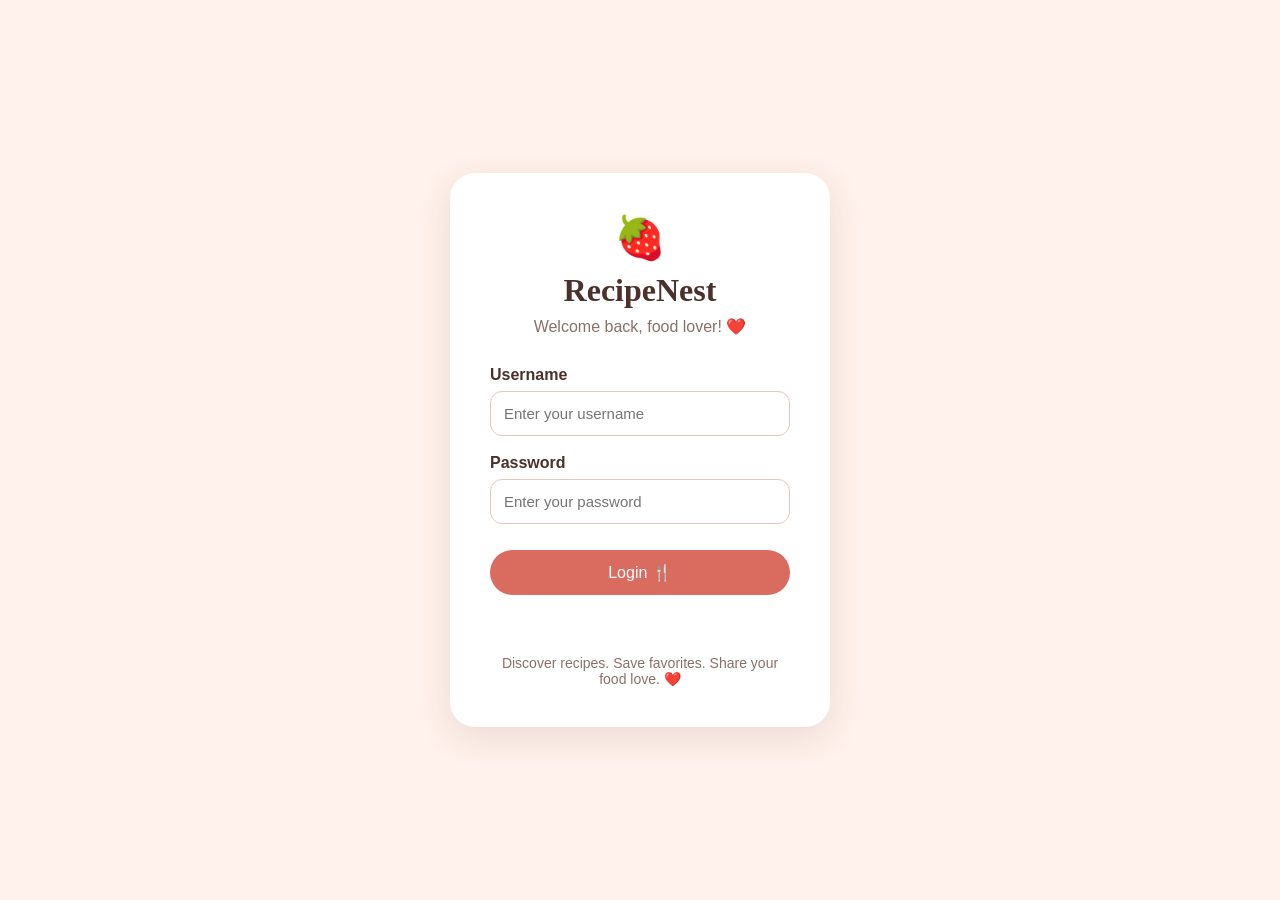
<file: index.html>
<!DOCTYPE html>
<html lang="en">

<head>
    <meta charset="UTF-8">
    <meta name="viewport" content="width=device-width, initial-scale=1.0">

    <title>RecipeNest - Login</title>

    <style>
        * {
            margin: 0;
            padding: 0;
            box-sizing: border-box;
        }

        body {
            min-height: 100vh;
            display: flex;
            justify-content: center;
            align-items: center;
            background: #fff1eb;
            font-family: Arial, sans-serif;
        }

        .login-container {
            width: 380px;
            background: white;
            padding: 40px;
            border-radius: 25px;
            box-shadow: 0 10px 35px rgba(100, 60, 50, 0.12);
            text-align: center;
        }

        .logo {
            font-size: 42px;
            margin-bottom: 10px;
        }

        h1 {
            font-family: Georgia, serif;
            color: #4b302b;
            margin-bottom: 8px;
        }

        .welcome {
            color: #88716a;
            margin-bottom: 30px;
        }

        .input-box {
            text-align: left;
            margin-bottom: 18px;
        }

        .input-box label {
            display: block;
            margin-bottom: 7px;
            color: #4b302b;
            font-weight: bold;
        }

        .input-box input {
            width: 100%;
            padding: 13px;
            border: 1px solid #e5c8bd;
            border-radius: 12px;
            outline: none;
            font-size: 15px;
        }

        .input-box input:focus {
            border-color: #d96b5f;
        }

        .login-btn {
            width: 100%;
            padding: 13px;
            border: none;
            border-radius: 25px;
            background: #d96b5f;
            color: white;
            font-size: 16px;
            cursor: pointer;
            margin-top: 8px;
        }

        .login-btn:hover {
            background: #b94f45;
        }

        .message {
            margin-top: 18px;
            color: #c96b6b;
            font-size: 14px;
            min-height: 20px;
        }

        .signup-text {
            margin-top: 22px;
            color: #88716a;
            font-size: 14px;
        }
    </style>
</head>

<body>

    <div class="login-container">

        <div class="logo">🍓</div>

        <h1>RecipeNest</h1>

        <p class="welcome">
            Welcome back, food lover! ❤️
        </p>

        <form id="loginForm">

            <div class="input-box">

                <label for="username">
                    Username
                </label>

                <input
                    type="text"
                    id="username"
                    placeholder="Enter your username"
                    required>

            </div>


            <div class="input-box">

                <label for="password">
                    Password
                </label>

                <input
                    type="password"
                    id="password"
                    placeholder="Enter your password"
                    required>

            </div>


            <button
                type="submit"
                class="login-btn">

                Login 🍴

            </button>

        </form>


        <p id="message" class="message"></p>


        <p class="signup-text">
            Discover recipes. Save favorites.
            Share your food love. ❤️
        </p>

    </div>


    <script>

        const loginForm =
            document.getElementById("loginForm");

        const message =
            document.getElementById("message");


        loginForm.addEventListener(
            "submit",
            function(event) {

                event.preventDefault();


                const username =
                    document
                    .getElementById("username")
                    .value
                    .trim();


                const password =
                    document
                    .getElementById("password")
                    .value
                    .trim();


                if (
                    username !== "" &&
                    password !== ""
                ) {

                    message.textContent =
                        "Login successful! Opening RecipeNest... ❤️";


                    setTimeout(
                        function() {

                            window.location.href =
                                "home.html";

                        },
                        1000
                    );


                } else {

                    message.textContent =
                        "Please enter your username and password.";

                }

            }
        );

    </script>

</body>

</html>
</file>
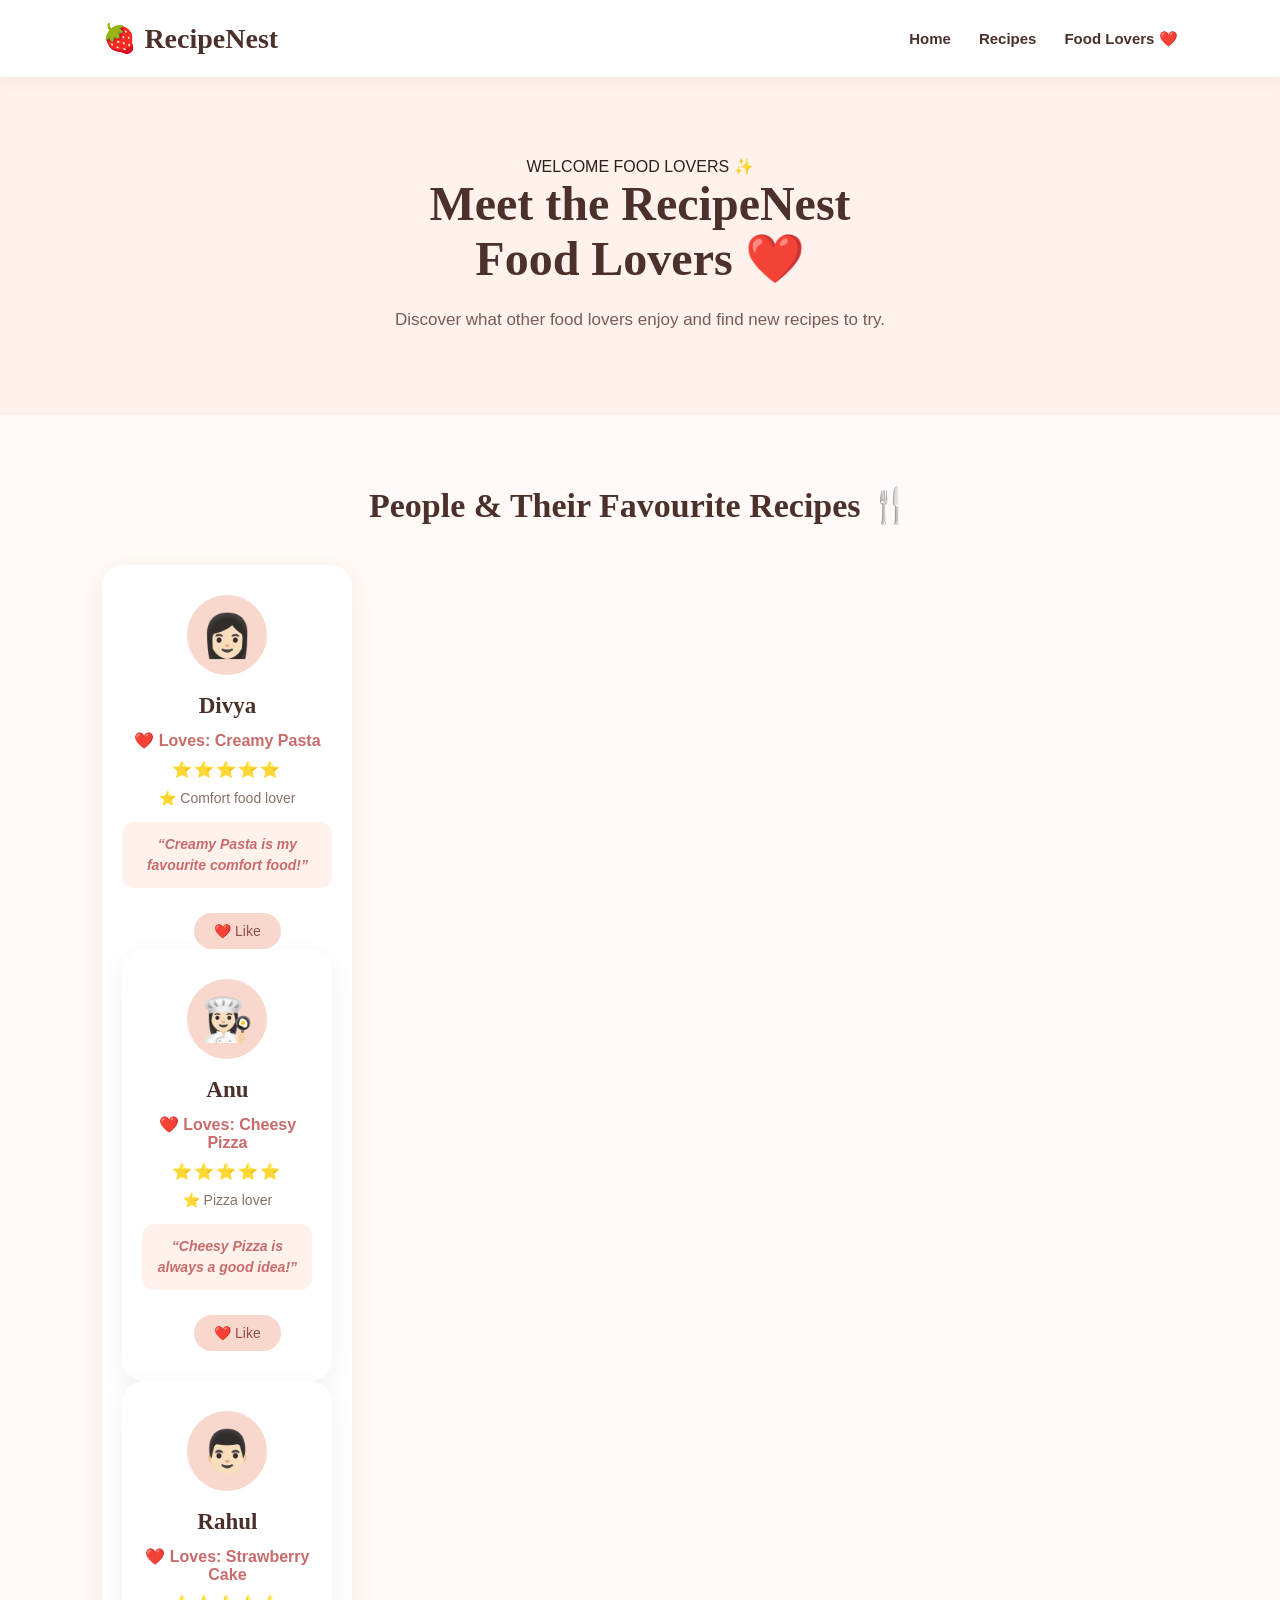
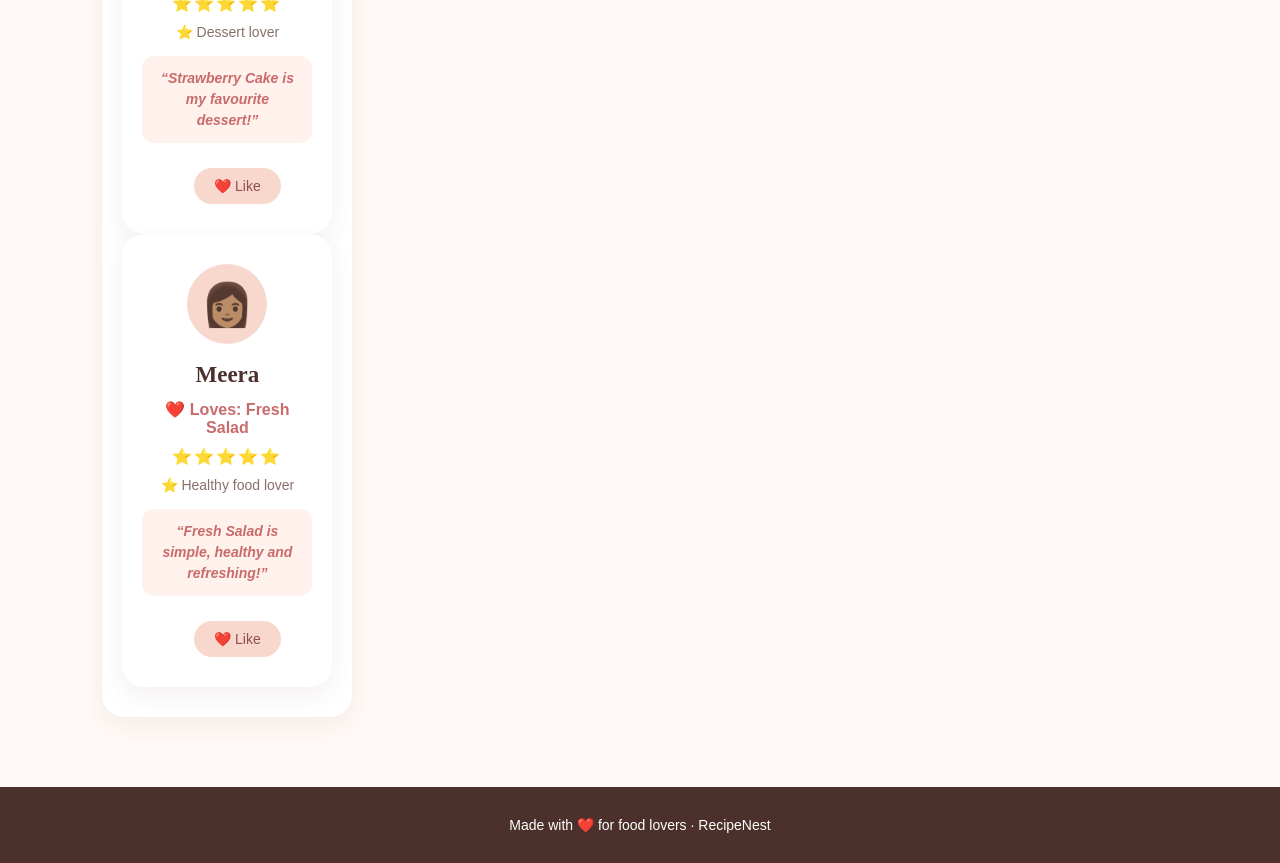
<file: community.html>
<!DOCTYPE html>
<html lang="en">

<head>
    <meta charset="UTF-8">
    <meta name="viewport" content="width=device-width, initial-scale=1.0">

    <title>Food Lovers | RecipeNest</title>

    <link rel="stylesheet" href="style.css">
</head>

<body>

    <header>

        <div class="logo">🍓 RecipeNest</div>

        <nav>
            <a href="index.html">Home</a>
            <a href="index.html">Recipes</a>
            <a href="community.html">Food Lovers ❤️</a>
        </nav>

    </header>


    <main>

        <section class="community-hero">

            <p class="small-title">WELCOME FOOD LOVERS ✨</p>

            <h1>Meet the RecipeNest<br>Food Lovers ❤️</h1>

            <p>
                Discover what other food lovers enjoy
                and find new recipes to try.
            </p>

        </section>


        <section class="food-lovers">

            <h2>People & Their Favourite Recipes 🍴</h2>

            <div class="lover-grid">


                <div class="lover-card">

                    <div class="lover-icon">👩🏻</div>

                    <h3>Divya</h3>

                    <p>❤️ Loves: Creamy Pasta</p>

                <div class="rating">⭐⭐⭐⭐⭐</div>

                 <span>⭐ Comfort food lover</span></span>

                <p class="review">“Creamy Pasta is my favourite comfort food!”</p>

                <button class="like-btn">❤️ Like</button>


                <div class="lover-card">

                    <div class="lover-icon">👩🏻‍🍳</div>

                    <h3>Anu</h3>

                    <p>❤️ Loves: Cheesy Pizza</p>
                    
                    <div class="rating">⭐⭐⭐⭐⭐</div>

                    <span>⭐ Pizza lover</span>

                    <p class="review">“Cheesy Pizza is always a good idea!”</p>

                    <button class="like-btn">❤️ Like</button>

                </div>


                <div class="lover-card">

                    <div class="lover-icon">👨🏻</div>

                    <h3>Rahul</h3>

                    <p>❤️ Loves: Strawberry Cake</p>

                    <div class="rating">⭐⭐⭐⭐⭐</div>

                    <span>⭐ Dessert lover</span>

                    <p class="review">“Strawberry Cake is my favourite dessert!”</p>

                    <button class="like-btn">❤️ Like</button>

                </div>


                <div class="lover-card">

                    <div class="lover-icon">👩🏽</div>

                    <h3>Meera</h3>

                    <p>❤️ Loves: Fresh Salad</p>

                    <div class="rating">⭐⭐⭐⭐⭐</div>

                    <span>⭐ Healthy food lover</span>

                    <p class="review">“Fresh Salad is simple, healthy and refreshing!”</p>

                    <button class="like-btn">❤️ Like</button>

                </div>


            </div>

        </section>

    </main>


    <footer>

        <p>Made with ❤️ for food lovers · RecipeNest</p>

    </footer>

<script src="script.js"></script>

</body>
</html>
</file>
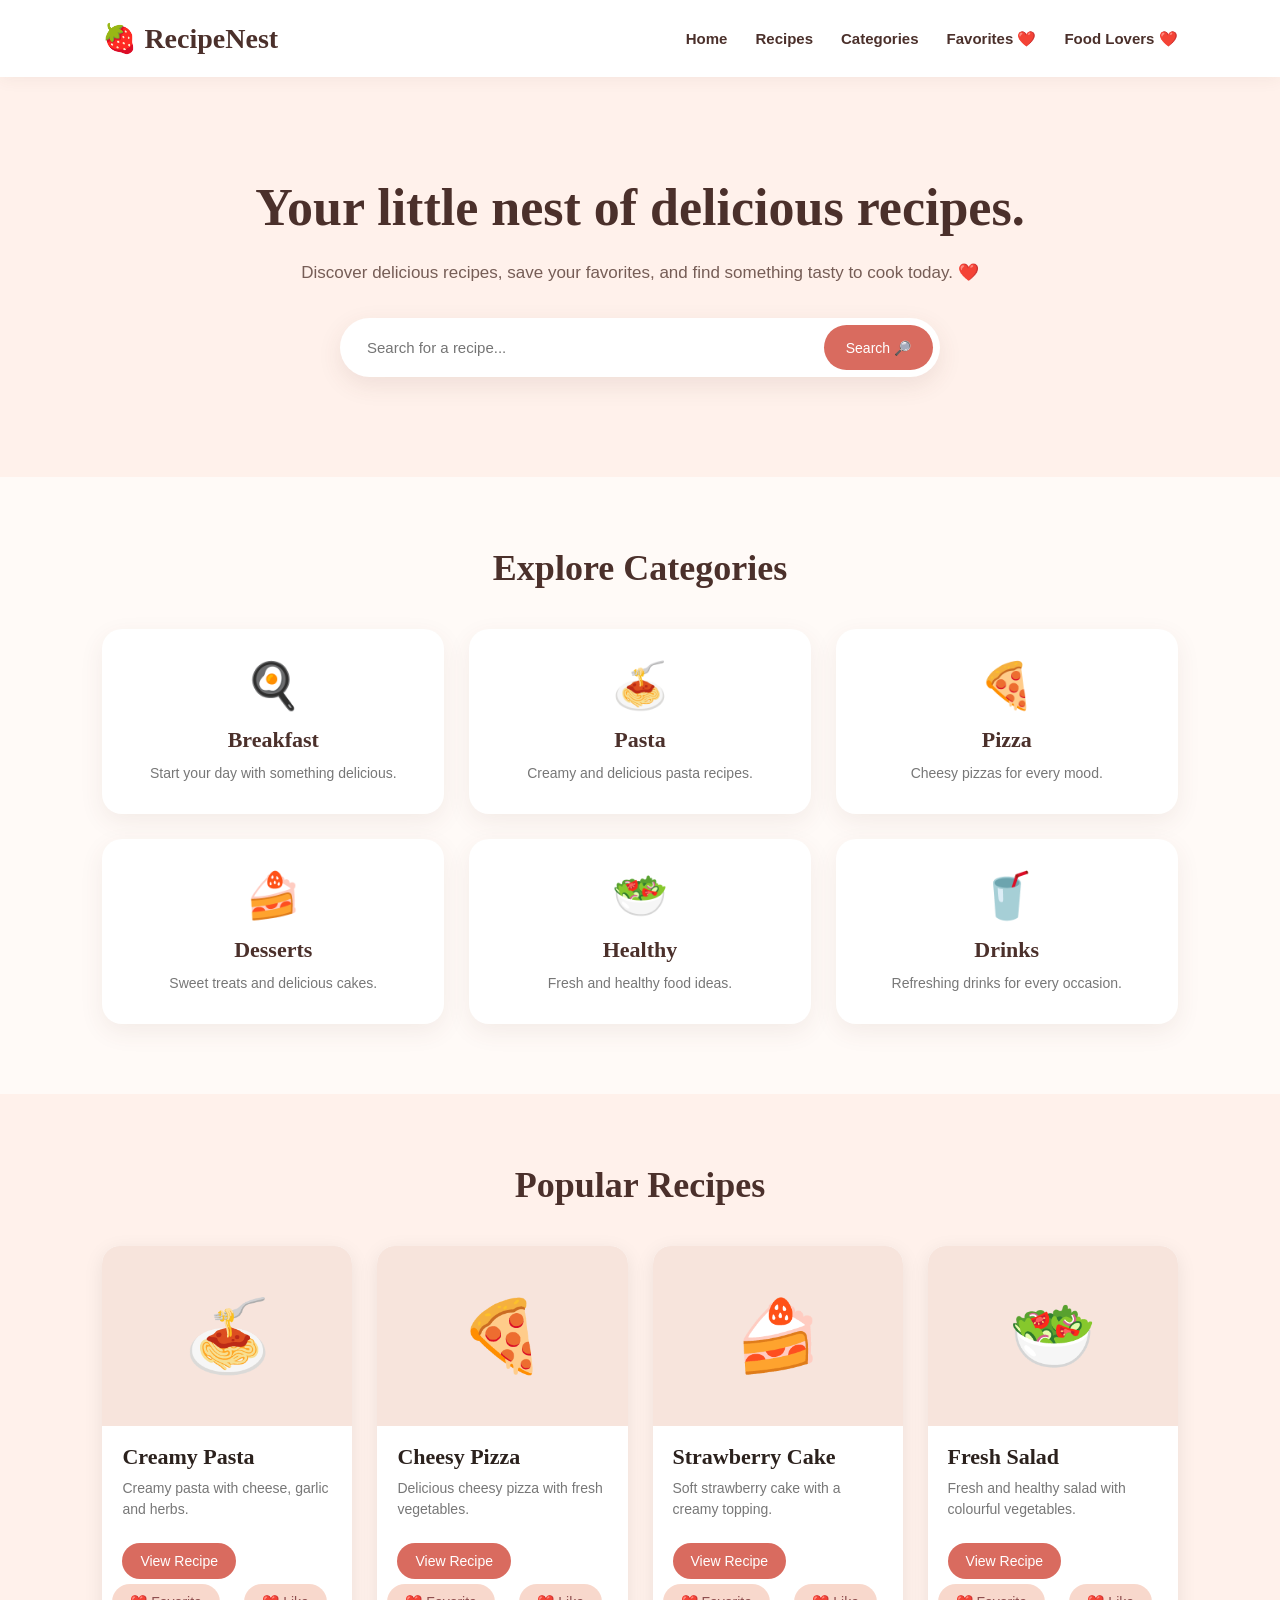
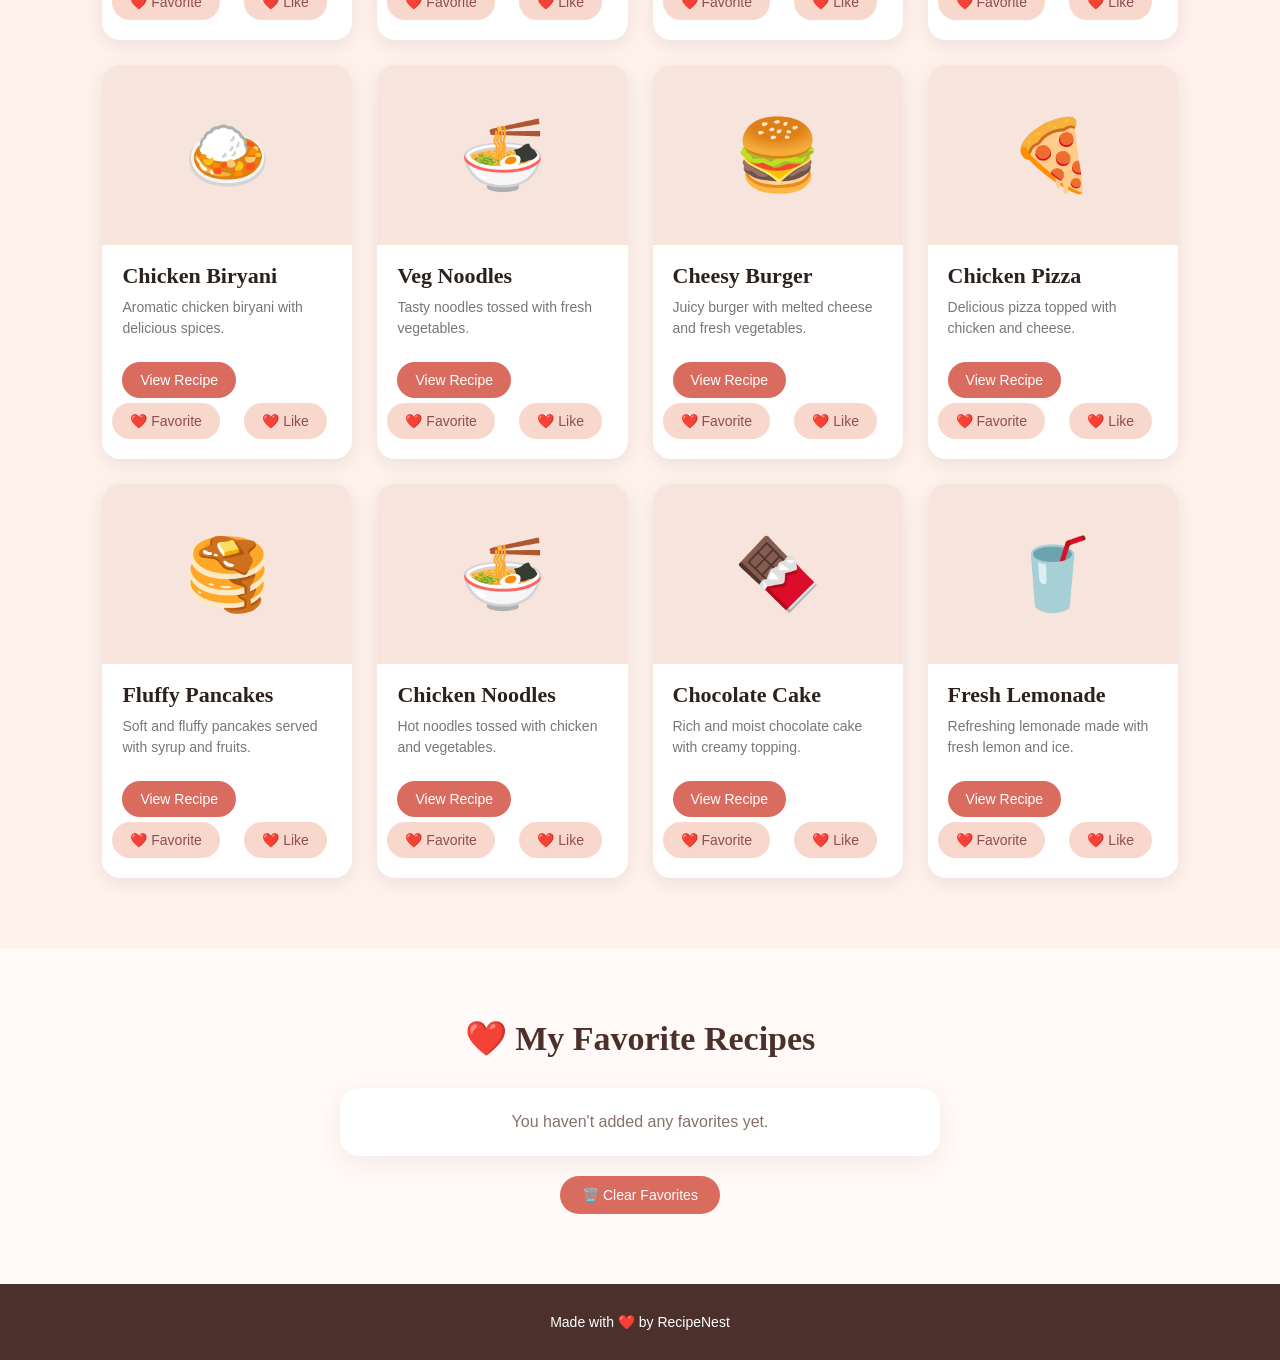
<file: home.html>
<!DOCTYPE html>
<html lang="en">

<head>
    <meta charset="UTF-8">
    <meta name="viewport" content="width=device-width, initial-scale=1.0">

    <title>RecipeNest</title>

    <link rel="stylesheet" href="style.css">
</head>

<body>

    <!-- HEADER -->

    <header>

        <div class="logo">
            🍓 RecipeNest
        </div>

        <nav>

            <a href="#">Home</a>

            <a href="#recipes">Recipes</a>

            <a href="#categories">Categories</a>

            <a href="#" id="favoritesLink">
                Favorites ❤️
            </a>

            <a href="community.html">
                Food Lovers ❤️
            </a>

        </nav>

    </header>


    <!-- HERO SECTION -->

    <section class="hero">

        <div class="hero-content">

            <h1>
                Your little nest of delicious recipes.
            </h1>

            <p>
                Discover delicious recipes, save your favorites,
                and find something tasty to cook today. ❤️
            </p>


            <!-- SEARCH -->

            <div class="search-box">

                <input
                    type="text"
                    placeholder="Search for a recipe..."
                >

                <button>
                    Search 🔎
                </button>

            </div>

        </div>

    </section>


    <!-- CATEGORIES -->

    <section class="categories" id="categories">

        <h2>
            Explore Categories
        </h2>


        <div class="category-grid">


            <!-- BREAKFAST -->

            <div class="category-card">

                <div class="category-icon">
                    🍳
                </div>

                <h3>
                    Breakfast
                </h3>

                <p>
                    Start your day with something delicious.
                </p>

            </div>


            <!-- PASTA -->

            <div class="category-card">

                <div class="category-icon">
                    🍝
                </div>

                <h3>
                    Pasta
                </h3>

                <p>
                    Creamy and delicious pasta recipes.
                </p>

            </div>


            <!-- PIZZA -->

            <div class="category-card">

                <div class="category-icon">
                    🍕
                </div>

                <h3>
                    Pizza
                </h3>

                <p>
                    Cheesy pizzas for every mood.
                </p>

            </div>


            <!-- DESSERTS -->

            <div class="category-card">

                <div class="category-icon">
                    🍰
                </div>

                <h3>
                    Desserts
                </h3>

                <p>
                    Sweet treats and delicious cakes.
                </p>

            </div>


            <!-- HEALTHY -->

            <div class="category-card">

                <div class="category-icon">
                    🥗
                </div>

                <h3>
                    Healthy
                </h3>

                <p>
                    Fresh and healthy food ideas.
                </p>

            </div>


            <!-- DRINKS -->

            <div class="category-card">

                <div class="category-icon">
                    🥤
                </div>

                <h3>
                    Drinks
                </h3>

                <p>
                    Refreshing drinks for every occasion.
                </p>

            </div>

        </div>

    </section>


    <!-- RECIPES -->

    <section class="recipes" id="recipes">

        <h2>
            Popular Recipes
        </h2>


        <div class="recipe-grid">


            <!-- CREAMY PASTA -->

            <div class="recipe-card">

                <div class="recipe-image">
                    🍝
                </div>

                <h3>
                    Creamy Pasta
                </h3>

                <p>
                    Creamy pasta with cheese, garlic and herbs.
                </p>

                <button>
                    View Recipe
                </button>

                <button class="favorite-btn">
                    ❤️ Favorite
                </button>

                <button class="like-btn">
                    ❤️ Like
                </button>

            </div>


            <!-- CHEESY PIZZA -->

            <div class="recipe-card">

                <div class="recipe-image">
                    🍕
                </div>

                <h3>
                    Cheesy Pizza
                </h3>

                <p>
                    Delicious cheesy pizza with fresh vegetables.
                </p>

                <button>
                    View Recipe
                </button>

                <button class="favorite-btn">
                    ❤️ Favorite
                </button>

                <button class="like-btn">
                    ❤️ Like
                </button>

            </div>


            <!-- STRAWBERRY CAKE -->

            <div class="recipe-card">

                <div class="recipe-image">
                    🍰
                </div>

                <h3>
                    Strawberry Cake
                </h3>

                <p>
                    Soft strawberry cake with a creamy topping.
                </p>

                <button>
                    View Recipe
                </button>

                <button class="favorite-btn">
                    ❤️ Favorite
                </button>

                <button class="like-btn">
                    ❤️ Like
                </button>

            </div>


            <!-- FRESH SALAD -->

            <div class="recipe-card">

                <div class="recipe-image">
                    🥗
                </div>

                <h3>
                    Fresh Salad
                </h3>

                <p>
                    Fresh and healthy salad with colourful vegetables.
                </p>

                <button>
                    View Recipe
                </button>

                <button class="favorite-btn">
                    ❤️ Favorite
                </button>

                <button class="like-btn">
                    ❤️ Like
                </button>

            </div>


            <!-- CHICKEN BIRYANI -->

            <div class="recipe-card">

                <div class="recipe-image">
                    🍛
                </div>

                <h3>
                    Chicken Biryani
                </h3>

                <p>
                    Aromatic chicken biryani with delicious spices.
                </p>

                <button>
                    View Recipe
                </button>

                <button class="favorite-btn">
                    ❤️ Favorite
                </button>

                <button class="like-btn">
                    ❤️ Like
                </button>

            </div>


            <!-- VEG NOODLES -->

            <div class="recipe-card">

                <div class="recipe-image">
                    🍜
                </div>

                <h3>
                    Veg Noodles
                </h3>

                <p>
                    Tasty noodles tossed with fresh vegetables.
                </p>

                <button>
                    View Recipe
                </button>

                <button class="favorite-btn">
                    ❤️ Favorite
                </button>

                <button class="like-btn">
                    ❤️ Like
                </button>

            </div>


            <!-- CHEESY BURGER -->

            <div class="recipe-card">

                <div class="recipe-image">
                    🍔
                </div>

                <h3>
                    Cheesy Burger
                </h3>

                <p>
                    Juicy burger with melted cheese and fresh vegetables.
                </p>

                <button>
                    View Recipe
                </button>

                <button class="favorite-btn">
                    ❤️ Favorite
                </button>

                <button class="like-btn">
                    ❤️ Like
                </button>

            </div>


            <!-- CHICKEN PIZZA -->

            <div class="recipe-card">

                <div class="recipe-image">
                    🍕
                </div>

                <h3>
                    Chicken Pizza
                </h3>

                <p>
                    Delicious pizza topped with chicken and cheese.
                </p>

                <button>
                    View Recipe
                </button>

                <button class="favorite-btn">
                    ❤️ Favorite
                </button>

                <button class="like-btn">
                    ❤️ Like
                </button>

            </div>


            <!-- FLUFFY PANCAKES -->

            <div class="recipe-card">

                <div class="recipe-image">
                    🥞
                </div>

                <h3>
                    Fluffy Pancakes
                </h3>

                <p>
                    Soft and fluffy pancakes served with syrup and fruits.
                </p>

                <button>
                    View Recipe
                </button>

                <button class="favorite-btn">
                    ❤️ Favorite
                </button>

                <button class="like-btn">
                    ❤️ Like
                </button>

            </div>


            <!-- CHICKEN NOODLES -->

            <div class="recipe-card">

                <div class="recipe-image">
                    🍜
                </div>

                <h3>
                    Chicken Noodles
                </h3>

                <p>
                    Hot noodles tossed with chicken and vegetables.
                </p>

                <button>
                    View Recipe
                </button>

                <button class="favorite-btn">
                    ❤️ Favorite
                </button>

                <button class="like-btn">
                    ❤️ Like
                </button>

            </div>


            <!-- CHOCOLATE CAKE -->

            <div class="recipe-card">

                <div class="recipe-image">
                    🍫
                </div>

                <h3>
                    Chocolate Cake
                </h3>

                <p>
                    Rich and moist chocolate cake with creamy topping.
                </p>

                <button>
                    View Recipe
                </button>

                <button class="favorite-btn">
                    ❤️ Favorite
                </button>

                <button class="like-btn">
                    ❤️ Like
                </button>

            </div>


            <!-- FRESH LEMONADE -->

            <div class="recipe-card">

                <div class="recipe-image">
                    🥤
                </div>

                <h3>
                    Fresh Lemonade
                </h3>

                <p>
                    Refreshing lemonade made with fresh lemon and ice.
                </p>

                <button>
                    View Recipe
                </button>

                <button class="favorite-btn">
                    ❤️ Favorite
                </button>

                <button class="like-btn">
                    ❤️ Like
                </button>

            </div>


        </div>

    </section>


    <!-- FAVORITES -->

    <section
        class="favorites-section"
        id="favoritesSection"
    >

        <h2>
            ❤️ My Favorite Recipes
        </h2>


        <div id="favoriteRecipes">

            <p class="no-favorites">
                You haven't added any favorites yet.
            </p>

        </div>


        <button id="clearFavorites">
            🗑️ Clear Favorites
        </button>

    </section>


    <!-- FOOTER -->

    <footer>

        <p>
            Made with ❤️ by RecipeNest
        </p>

    </footer>


    <!-- JAVASCRIPT -->

    <script src="script.js"></script>

</body>

</html>
</file>
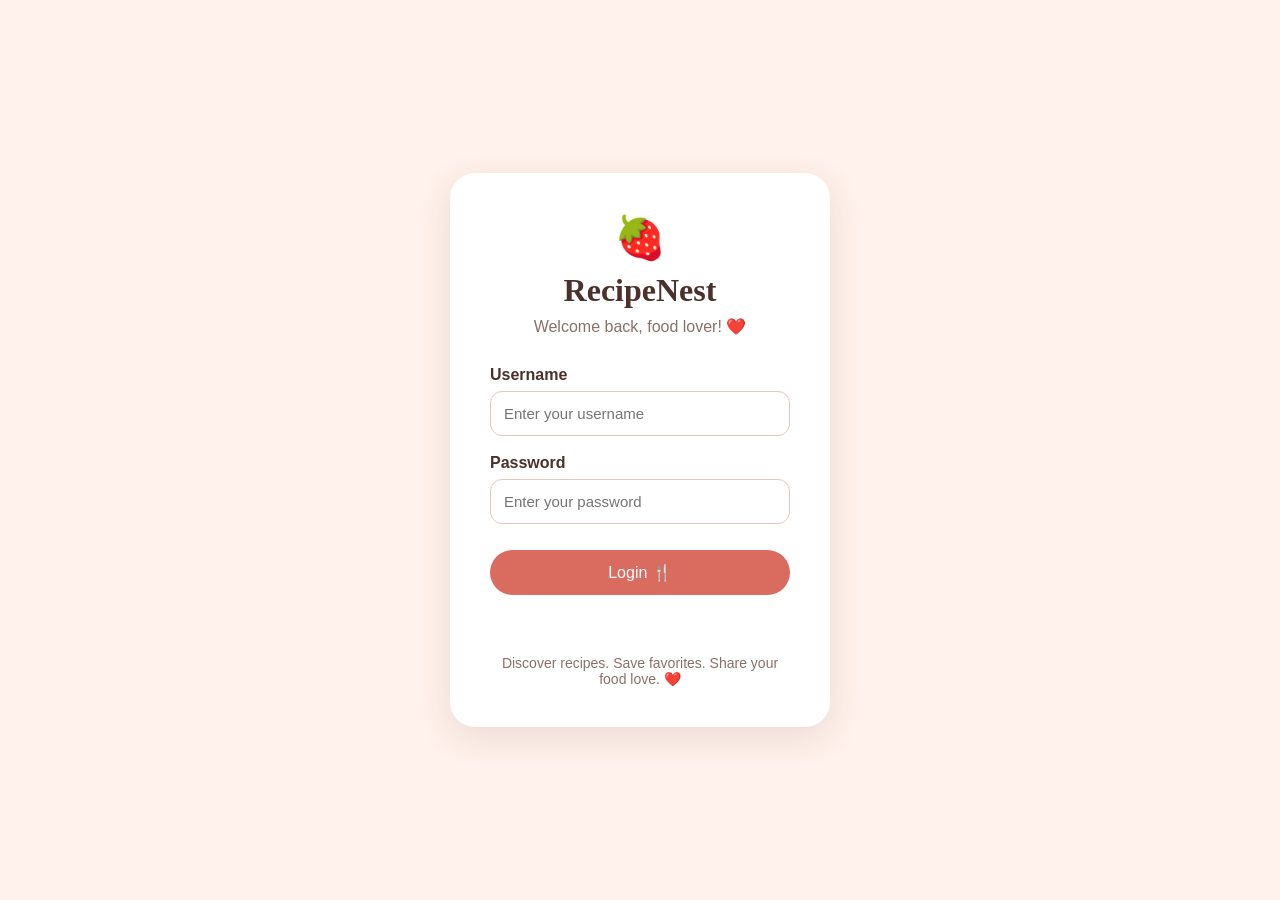
<file: login.html>
<!DOCTYPE html>
<html lang="en">

<head>
    <meta charset="UTF-8">
    <meta name="viewport" content="width=device-width, initial-scale=1.0">

    <title>RecipeNest - Login</title>

    <style>
        * {
            margin: 0;
            padding: 0;
            box-sizing: border-box;
        }

        body {
            min-height: 100vh;
            display: flex;
            justify-content: center;
            align-items: center;
            background: #fff1eb;
            font-family: Arial, sans-serif;
        }

        .login-container {
            width: 380px;
            background: white;
            padding: 40px;
            border-radius: 25px;
            box-shadow: 0 10px 35px rgba(100, 60, 50, 0.12);
            text-align: center;
        }

        .logo {
            font-size: 42px;
            margin-bottom: 10px;
        }

        h1 {
            font-family: Georgia, serif;
            color: #4b302b;
            margin-bottom: 8px;
        }

        .welcome {
            color: #88716a;
            margin-bottom: 30px;
        }

        .input-box {
            text-align: left;
            margin-bottom: 18px;
        }

        .input-box label {
            display: block;
            margin-bottom: 7px;
            color: #4b302b;
            font-weight: bold;
        }

        .input-box input {
            width: 100%;
            padding: 13px;
            border: 1px solid #e5c8bd;
            border-radius: 12px;
            outline: none;
            font-size: 15px;
        }

        .input-box input:focus {
            border-color: #d96b5f;
        }

        .login-btn {
            width: 100%;
            padding: 13px;
            border: none;
            border-radius: 25px;
            background: #d96b5f;
            color: white;
            font-size: 16px;
            cursor: pointer;
            margin-top: 8px;
        }

        .login-btn:hover {
            background: #b94f45;
        }

        .message {
            margin-top: 18px;
            color: #c96b6b;
            font-size: 14px;
            min-height: 20px;
        }

        .signup-text {
            margin-top: 22px;
            color: #88716a;
            font-size: 14px;
        }
    </style>
</head>

<body>

    <div class="login-container">

        <div class="logo">🍓</div>

        <h1>RecipeNest</h1>

        <p class="welcome">
            Welcome back, food lover! ❤️
        </p>

        <form id="loginForm">

            <div class="input-box">
                <label for="username">Username</label>
                <input
                    type="text"
                    id="username"
                    placeholder="Enter your username"
                    required>
            </div>

            <div class="input-box">
                <label for="password">Password</label>
                <input
                    type="password"
                    id="password"
                    placeholder="Enter your password"
                    required>
            </div>

            <button type="submit" class="login-btn">
                Login 🍴
            </button>

        </form>

        <p id="message" class="message"></p>

        <p class="signup-text">
            Discover recipes. Save favorites. Share your food love. ❤️
        </p>

    </div>

    <script>
        const loginForm = document.getElementById("loginForm");
        const message = document.getElementById("message");

        loginForm.addEventListener("submit", function(event) {

            event.preventDefault();

            const username =
                document.getElementById("username").value.trim();

            const password =
                document.getElementById("password").value.trim();

            if (username !== "" && password !== "") {

                message.textContent =
                    "Login successful! Opening RecipeNest... ❤️";

                setTimeout(function() {
                    window.location.href = "index.html";
                }, 1000);

            } else {

                message.textContent =
                    "Please enter your username and password.";

            }

        });
    </script>

</body>

</html>
</file>
<file: style.css>
/* ========================================
   RECIPENEST - COMPLETE STYLE
   ======================================== */


/* ========================================
   BASIC RESET
   ======================================== */

* {
    margin: 0;
    padding: 0;
    box-sizing: border-box;
}

html {
    scroll-behavior: smooth;
}

body {
    font-family: Arial, sans-serif;
    background: #fffaf7;
    color: #2b211d;
}

a {
    text-decoration: none;
}


/* ========================================
   HEADER
   ======================================== */

header {
    width: 100%;
    padding: 22px 8%;
    display: flex;
    justify-content: space-between;
    align-items: center;
    background: white;
    box-shadow: 0 3px 15px rgba(100, 60, 50, 0.06);
    position: sticky;
    top: 0;
    z-index: 1000;
}

.logo {
    font-family: Georgia, serif;
    font-size: 28px;
    font-weight: bold;
    color: #4b302b;
}

nav {
    display: flex;
    align-items: center;
    gap: 28px;
}

nav a {
    color: #4b302b;
    font-size: 15px;
    font-weight: 600;
    transition: 0.3s;
}

nav a:hover {
    color: #d96b5f;
}


/* ========================================
   HERO
   ======================================== */

.hero {
    padding: 100px 8%;
    background: #fff1eb;
    text-align: center;
}

.hero-content {
    max-width: 1000px;
    margin: auto;
}

.hero h1 {
    font-family: Georgia, serif;
    font-size: 52px;
    line-height: 1.2;
    color: #4b302b;
    margin-bottom: 20px;
}

.hero p {
    max-width: 700px;
    margin: 0 auto 30px;
    color: #765d56;
    font-size: 17px;
    line-height: 1.7;
}


/* ========================================
   SEARCH BOX
   ======================================== */

.search-box {
    max-width: 600px;
    margin: auto;
    display: flex;
    background: white;
    border-radius: 30px;
    padding: 7px;
    box-shadow: 0 8px 25px rgba(100, 60, 50, 0.10);
}

.search-box input {
    flex: 1;
    border: none;
    outline: none;
    padding: 14px 20px;
    border-radius: 25px;
    font-size: 15px;
}

.search-box button {
    border: none;
    border-radius: 25px;
    padding: 12px 22px;
    background: #d96b5f;
    color: white;
    cursor: pointer;
    font-size: 14px;
}

.search-box button:hover {
    background: #b94f45;
}


/* ========================================
   CATEGORIES
   ======================================== */

.categories {
    padding: 70px 8%;
    background: #fffaf7;
}

.categories h2 {
    text-align: center;
    font-family: Georgia, serif;
    font-size: 36px;
    color: #4b302b;
    margin-bottom: 40px;
}


/* CATEGORY GRID */

.category-grid {
    display: grid;
    grid-template-columns: repeat(3, 1fr);
    gap: 25px;
    max-width: 1100px;
    margin: auto;
}


/* CATEGORY CARD */

.category-card {
    background: white;
    padding: 30px 20px;
    border-radius: 20px;
    text-align: center;
    box-shadow: 0 8px 25px rgba(100, 60, 50, 0.08);
    cursor: pointer;
    transition: 0.3s;
}

.category-card:hover {
    transform: translateY(-7px);
    box-shadow: 0 12px 30px rgba(100, 60, 50, 0.12);
}

.category-icon {
    font-size: 45px;
    margin-bottom: 15px;
}

.category-card h3 {
    font-family: Georgia, serif;
    font-size: 22px;
    color: #4b302b;
    margin-bottom: 10px;
}

.category-card p {
    color: #777;
    line-height: 1.5;
    font-size: 14px;
}


/* ========================================
   RECIPES
   ======================================== */

.recipes {
    padding: 70px 8%;
    background: #fff1eb;
}

.recipes h2 {
    text-align: center;
    font-family: Georgia, serif;
    font-size: 36px;
    margin-bottom: 40px;
    color: #4b302b;
}


/* RECIPE GRID */

.recipe-grid {
    display: grid;
    grid-template-columns: repeat(4, 1fr);
    gap: 25px;
    max-width: 1200px;
    margin: auto;
}


/* RECIPE CARD */

.recipe-card {
    background: white;
    border-radius: 18px;
    overflow: hidden;
    box-shadow: 0 5px 20px rgba(0, 0, 0, 0.08);
    padding-bottom: 20px;
    transition: transform 0.3s ease;
}

.recipe-card:hover {
    transform: translateY(-5px);
}


/* RECIPE IMAGE */

.recipe-image {
    height: 180px;
    background: #f7e4dc;
    display: flex;
    align-items: center;
    justify-content: center;
    font-size: 70px;
}


/* RECIPE TITLE */

.recipe-card h3 {
    font-family: Georgia, serif;
    font-size: 22px;
    margin: 18px 20px 8px;
    color: #2b211d;
}


/* RECIPE DESCRIPTION */

.recipe-card p {
    margin: 0 20px 18px;
    color: #777;
    line-height: 1.5;
    font-size: 14px;
}


/* VIEW RECIPE BUTTON */

.recipe-card button {
    margin-left: 20px;
    margin-top: 5px;
    padding: 10px 18px;
    border: none;
    border-radius: 20px;
    background: #d96b5f;
    color: white;
    cursor: pointer;
    font-size: 14px;
}

.recipe-card button:hover {
    background: #b94f45;
}


/* ========================================
   FAVORITE BUTTON
   ======================================== */

.favorite-btn {
    margin-left: 10px !important;
    padding: 10px 18px;
    border: none;
    border-radius: 20px;
    background: #f8d8cc !important;
    color: #8f4f4f !important;
    cursor: pointer;
    font-size: 14px;
    transition: 0.3s;
}

.favorite-btn:hover {
    background: #e9b8aa !important;
    transform: translateY(-2px);
}


/* ========================================
   LIKE BUTTON
   ======================================== */

.like-btn {
    margin-left: 20px;
    margin-top: 10px;
    padding: 10px 20px;
    border: none;
    border-radius: 20px;
    background: #f8d8cc !important;
    color: #8f4f4f !important;
    font-size: 14px;
    cursor: pointer;
    transition: 0.3s;
}

.like-btn:hover {
    background: #e9b8aa !important;
    transform: translateY(-2px);
}


/* ========================================
   FAVORITES SECTION
   ======================================== */

.favorites-section {
    padding: 70px 8%;
    background: #fffaf7;
    text-align: center;
}

.favorites-section h2 {
    font-family: Georgia, serif;
    font-size: 34px;
    color: #4b302b;
    margin-bottom: 30px;
}

#favoriteRecipes {
    background: white;
    padding: 25px;
    border-radius: 20px;
    max-width: 600px;
    margin: auto;
    box-shadow: 0 8px 25px rgba(100, 60, 50, 0.08);
}

.no-favorites {
    color: #88716a;
    font-size: 16px;
}

#favoriteRecipes p:not(.no-favorites) {
    background: #fff1eb;
    padding: 15px 20px;
    border-radius: 15px;
    margin: 12px 0;
    text-align: left;
    font-weight: 600;
    box-shadow: 0 5px 15px rgba(100, 60, 50, 0.08);
    transition: 0.3s;
}

#favoriteRecipes p:not(.no-favorites):hover {
    transform: translateX(5px);
}

#clearFavorites {
    margin-top: 20px;
    padding: 11px 22px;
    border: none;
    border-radius: 25px;
    background: #d96b5f;
    color: white;
    font-size: 14px;
    cursor: pointer;
    transition: 0.3s;
}

#clearFavorites:hover {
    background: #b94f45;
    transform: translateY(-2px);
}


/* ========================================
   COMMUNITY PAGE
   ======================================== */

.community-hero {
    padding: 80px 8%;
    text-align: center;
    background: #fff1eb;
}

.community-hero h1 {
    font-family: Georgia, serif;
    font-size: 48px;
    line-height: 1.15;
    color: #4b302b;
    margin-bottom: 20px;
}

.community-hero p:last-child {
    max-width: 600px;
    margin: 0 auto;
    color: #765d56;
    font-size: 17px;
    line-height: 1.7;
}


/* FOOD LOVERS */

.food-lovers {
    padding: 70px 8%;
    background: #fffaf7;
}

.food-lovers h2 {
    text-align: center;
    font-family: Georgia, serif;
    font-size: 34px;
    color: #4b302b;
    margin-bottom: 40px;
}


/* LOVER GRID */

.lover-grid {
    display: grid;
    grid-template-columns: repeat(4, 1fr);
    gap: 25px;
}


/* LOVER CARD */

.lover-card {
    background: white;
    padding: 30px 20px;
    border-radius: 22px;
    text-align: center;
    box-shadow: 0 8px 25px rgba(100, 60, 50, 0.08);
    transition: 0.3s;
}

.lover-card:hover {
    transform: translateY(-7px);
}


/* LOVER ICON */

.lover-icon {
    width: 80px;
    height: 80px;
    margin: 0 auto 18px;
    border-radius: 50%;
    background: #f8d8cc;
    display: flex;
    align-items: center;
    justify-content: center;
    font-size: 42px;
}

.lover-card h3 {
    font-family: Georgia, serif;
    font-size: 23px;
    color: #4b302b;
    margin-bottom: 12px;
}

.lover-card p {
    color: #c96b6b;
    font-weight: 600;
    margin-bottom: 10px;
}

.lover-card span {
    color: #88716a;
    font-size: 14px;
}


/* RATING */

.rating {
    margin: 10px 0;
    font-size: 16px;
    letter-spacing: 2px;
}


/* REVIEW */

.review {
    margin-top: 15px;
    padding: 12px 15px;
    background: #fff1eb;
    border-radius: 12px;
    color: #765d56;
    font-size: 14px;
    line-height: 1.5;
    font-style: italic;
}


/* COMMUNITY LIKE */

.like-btn {
    margin-top: 15px;
    padding: 10px 20px;
    border: none;
    border-radius: 20px;
    background: #f8d8cc;
    color: #8f4f4f;
    font-size: 14px;
    cursor: pointer;
    transition: 0.3s;
}

.like-btn:hover {
    background: #e9b8aa;
    transform: translateY(-2px);
}


/* ========================================
   FOOTER
   ======================================== */

footer {
    padding: 30px;
    text-align: center;
    background: #4b302b;
    color: white;
}

footer p {
    font-size: 14px;
}


/* ========================================
   TABLET
   ======================================== */

@media (max-width: 1000px) {

    .recipe-grid {
        grid-template-columns: repeat(2, 1fr);
    }

    .lover-grid {
        grid-template-columns: repeat(2, 1fr);
    }

}


/* ========================================
   MOBILE
   ======================================== */

@media (max-width: 700px) {

    header {
        padding: 18px 5%;
        flex-direction: column;
        gap: 15px;
    }

    nav {
        gap: 15px;
        flex-wrap: wrap;
        justify-content: center;
    }

    nav a {
        font-size: 13px;
    }

    .hero {
        padding: 70px 5%;
    }

    .hero h1 {
        font-size: 38px;
    }

    .hero p {
        font-size: 15px;
    }

    .search-box {
        width: 100%;
    }

    .categories {
        padding: 55px 5%;
    }

    .category-grid {
        grid-template-columns: repeat(2, 1fr);
        gap: 15px;
    }

    .category-card {
        padding: 25px 12px;
    }

    .category-icon {
        font-size: 38px;
    }

    .category-card h3 {
        font-size: 19px;
    }

    .recipe-grid {
        grid-template-columns: 1fr;
    }

    .lover-grid {
        grid-template-columns: 1fr;
    }

}


/* ========================================
   SMALL MOBILE
   ======================================== */

@media (max-width: 500px) {

    .hero h1 {
        font-size: 32px;
    }

    .search-box {
        flex-direction: column;
        background: transparent;
        box-shadow: none;
        gap: 10px;
    }

    .search-box input {
        background: white;
        box-shadow: 0 5px 15px rgba(100, 60, 50, 0.08);
    }

    .search-box button {
        width: 100%;
    }

    .category-grid {
        grid-template-columns: 1fr;
    }

    .recipe-card button {
        margin-left: 15px;
    }

}
</file>
